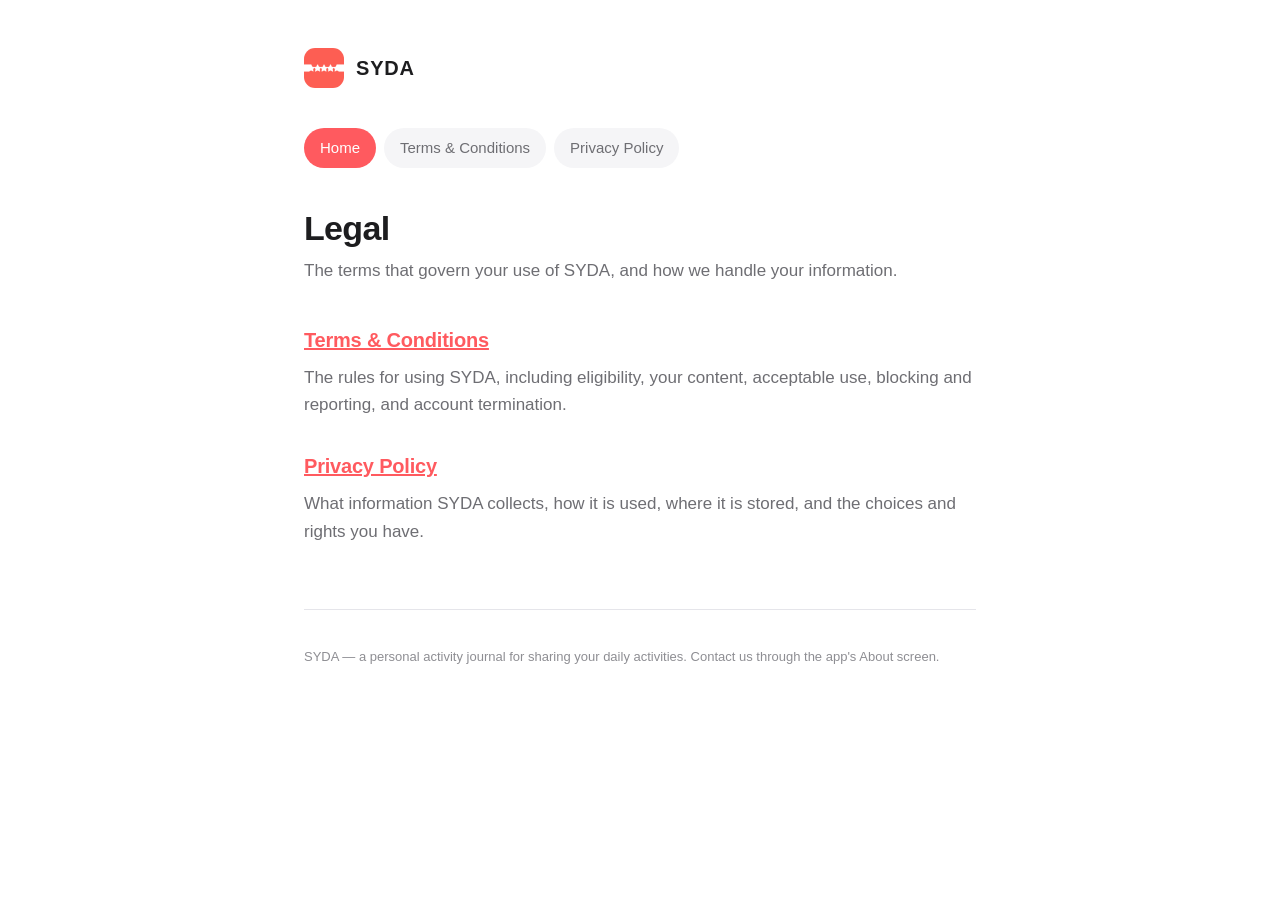
<file: index.html>
<!DOCTYPE html>
<html lang="en">
<head>
    <meta charset="utf-8">
    <meta name="viewport" content="width=device-width, initial-scale=1">
    <title>SYDA — Legal</title>
    <meta name="description" content="SYDA Terms & Conditions and Privacy Policy.">
    <link rel="icon" href="logo.png">
    <link rel="stylesheet" href="styles.css">
</head>
<body>
    <div class="wrap">
        <header class="site">
            <img class="mark" src="logo.png" alt="SYDA">
            <div class="wordmark">SYDA</div>
        </header>

        <nav class="tabs">
            <a class="active" href="index.html">Home</a>
            <a href="terms.html">Terms &amp; Conditions</a>
            <a href="privacy.html">Privacy Policy</a>
        </nav>

        <h1>Legal</h1>
        <p class="lead">The terms that govern your use of SYDA, and how we handle your information.</p>

        <section class="doc">
            <h2><a href="terms.html">Terms &amp; Conditions</a></h2>
            <p>The rules for using SYDA, including eligibility, your content, acceptable use, blocking and reporting, and account termination.</p>
        </section>

        <section class="doc">
            <h2><a href="privacy.html">Privacy Policy</a></h2>
            <p>What information SYDA collects, how it is used, where it is stored, and the choices and rights you have.</p>
        </section>

        <footer class="site">
            <p>SYDA — a personal activity journal for sharing your daily activities. Contact us through the app's About screen.</p>
        </footer>
    </div>
</body>
</html>
</file>
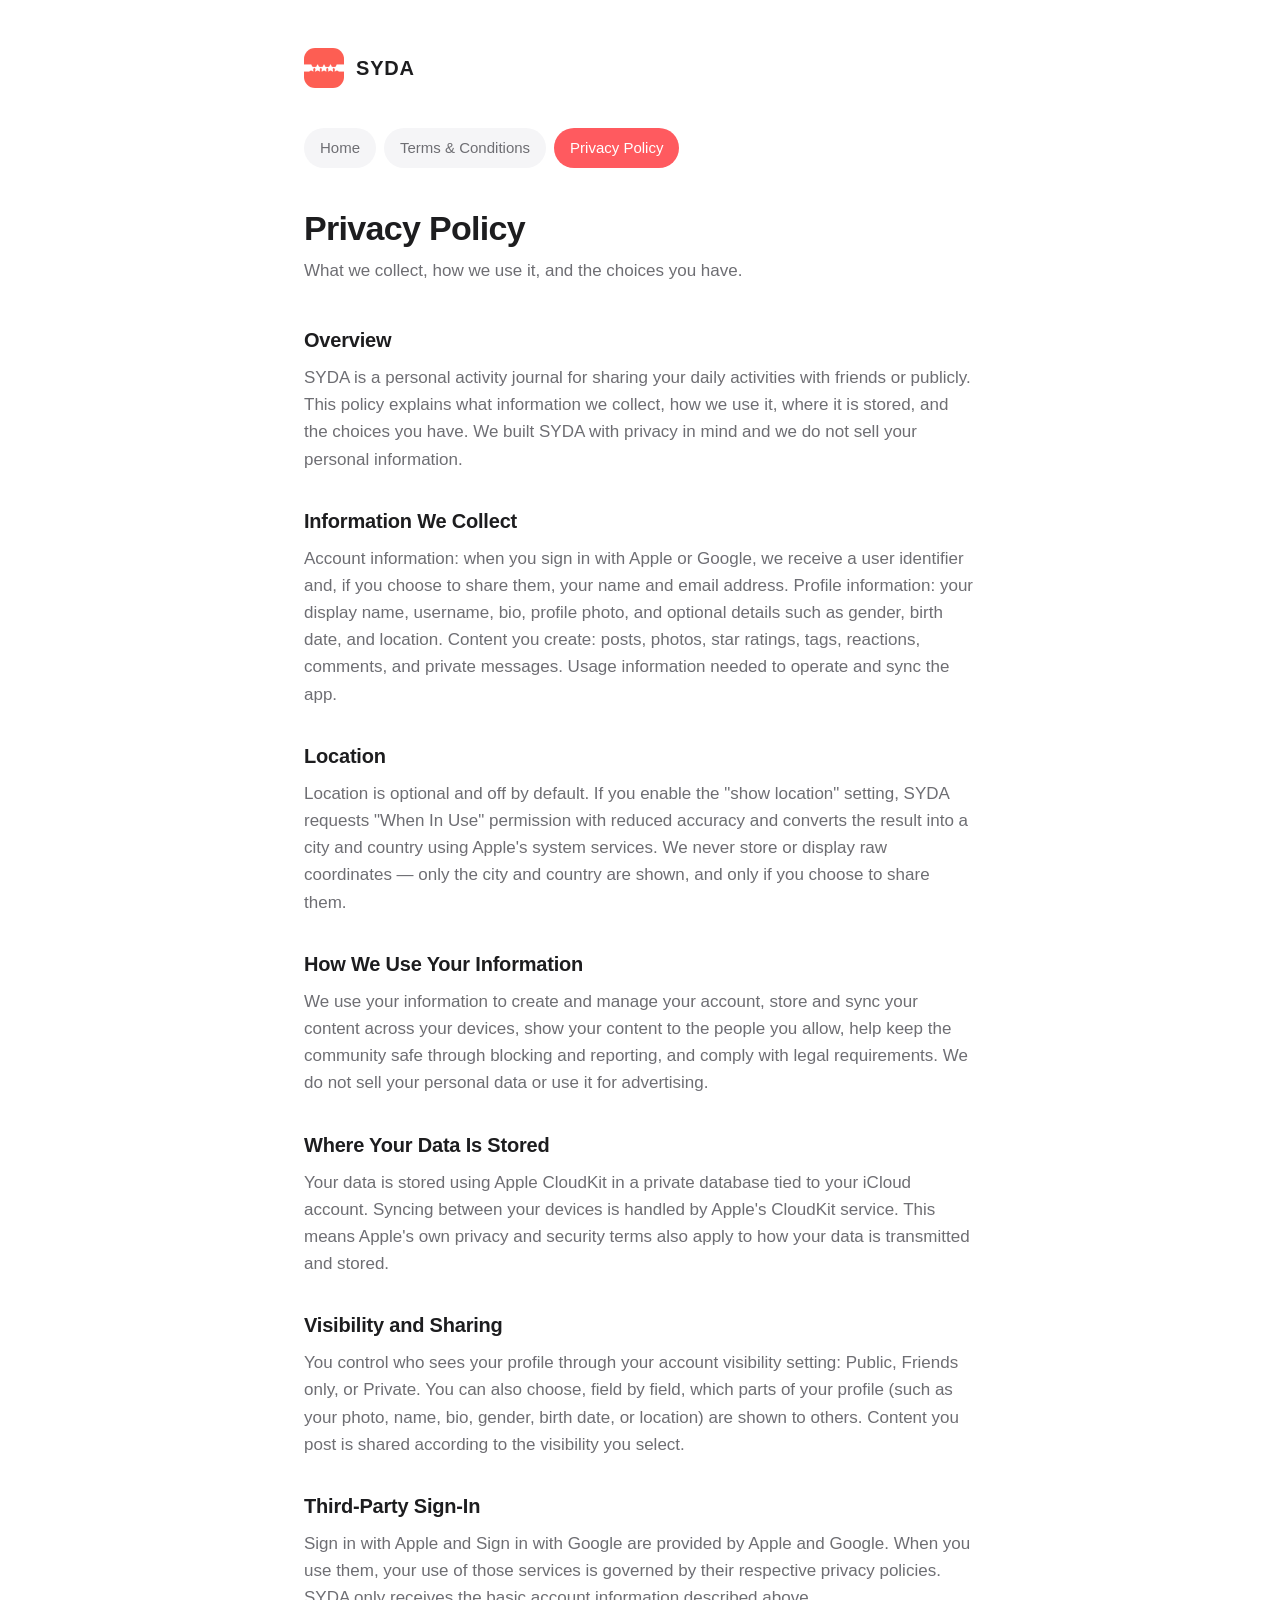
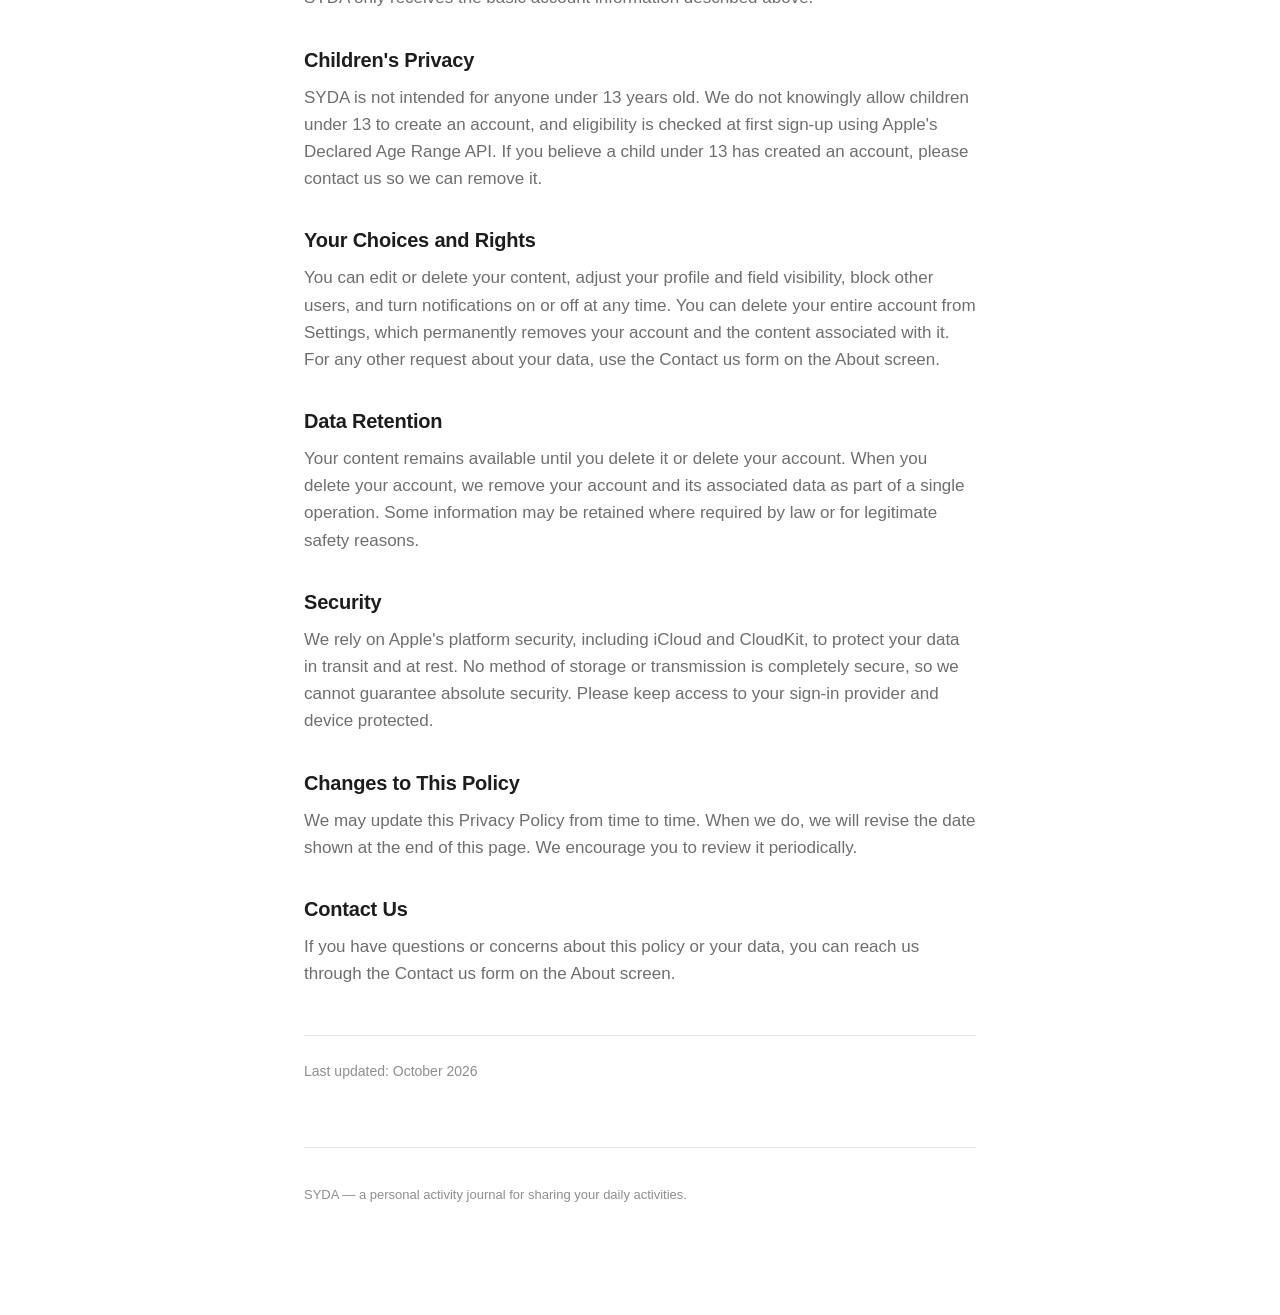
<file: privacy.html>
<!DOCTYPE html>
<html lang="en">
<head>
    <meta charset="utf-8">
    <meta name="viewport" content="width=device-width, initial-scale=1">
    <title>Privacy Policy — SYDA</title>
    <meta name="description" content="SYDA Privacy Policy.">
    <link rel="icon" href="logo.png">
    <link rel="stylesheet" href="styles.css">
</head>
<body>
    <div class="wrap">
        <header class="site">
            <img class="mark" src="logo.png" alt="SYDA">
            <div class="wordmark">SYDA</div>
        </header>

        <nav class="tabs">
            <a href="index.html">Home</a>
            <a href="terms.html">Terms &amp; Conditions</a>
            <a class="active" href="privacy.html">Privacy Policy</a>
        </nav>

        <h1>Privacy Policy</h1>
        <p class="lead">What we collect, how we use it, and the choices you have.</p>

        <section class="doc">
            <h2>Overview</h2>
            <p>SYDA is a personal activity journal for sharing your daily activities with friends or publicly. This policy explains what information we collect, how we use it, where it is stored, and the choices you have. We built SYDA with privacy in mind and we do not sell your personal information.</p>
        </section>

        <section class="doc">
            <h2>Information We Collect</h2>
            <p>Account information: when you sign in with Apple or Google, we receive a user identifier and, if you choose to share them, your name and email address. Profile information: your display name, username, bio, profile photo, and optional details such as gender, birth date, and location. Content you create: posts, photos, star ratings, tags, reactions, comments, and private messages. Usage information needed to operate and sync the app.</p>
        </section>

        <section class="doc">
            <h2>Location</h2>
            <p>Location is optional and off by default. If you enable the "show location" setting, SYDA requests "When In Use" permission with reduced accuracy and converts the result into a city and country using Apple's system services. We never store or display raw coordinates &mdash; only the city and country are shown, and only if you choose to share them.</p>
        </section>

        <section class="doc">
            <h2>How We Use Your Information</h2>
            <p>We use your information to create and manage your account, store and sync your content across your devices, show your content to the people you allow, help keep the community safe through blocking and reporting, and comply with legal requirements. We do not sell your personal data or use it for advertising.</p>
        </section>

        <section class="doc">
            <h2>Where Your Data Is Stored</h2>
            <p>Your data is stored using Apple CloudKit in a private database tied to your iCloud account. Syncing between your devices is handled by Apple's CloudKit service. This means Apple's own privacy and security terms also apply to how your data is transmitted and stored.</p>
        </section>

        <section class="doc">
            <h2>Visibility and Sharing</h2>
            <p>You control who sees your profile through your account visibility setting: Public, Friends only, or Private. You can also choose, field by field, which parts of your profile (such as your photo, name, bio, gender, birth date, or location) are shown to others. Content you post is shared according to the visibility you select.</p>
        </section>

        <section class="doc">
            <h2>Third-Party Sign-In</h2>
            <p>Sign in with Apple and Sign in with Google are provided by Apple and Google. When you use them, your use of those services is governed by their respective privacy policies. SYDA only receives the basic account information described above.</p>
        </section>

        <section class="doc">
            <h2>Children's Privacy</h2>
            <p>SYDA is not intended for anyone under 13 years old. We do not knowingly allow children under 13 to create an account, and eligibility is checked at first sign-up using Apple's Declared Age Range API. If you believe a child under 13 has created an account, please contact us so we can remove it.</p>
        </section>

        <section class="doc">
            <h2>Your Choices and Rights</h2>
            <p>You can edit or delete your content, adjust your profile and field visibility, block other users, and turn notifications on or off at any time. You can delete your entire account from Settings, which permanently removes your account and the content associated with it. For any other request about your data, use the Contact us form on the About screen.</p>
        </section>

        <section class="doc">
            <h2>Data Retention</h2>
            <p>Your content remains available until you delete it or delete your account. When you delete your account, we remove your account and its associated data as part of a single operation. Some information may be retained where required by law or for legitimate safety reasons.</p>
        </section>

        <section class="doc">
            <h2>Security</h2>
            <p>We rely on Apple's platform security, including iCloud and CloudKit, to protect your data in transit and at rest. No method of storage or transmission is completely secure, so we cannot guarantee absolute security. Please keep access to your sign-in provider and device protected.</p>
        </section>

        <section class="doc">
            <h2>Changes to This Policy</h2>
            <p>We may update this Privacy Policy from time to time. When we do, we will revise the date shown at the end of this page. We encourage you to review it periodically.</p>
        </section>

        <section class="doc">
            <h2>Contact Us</h2>
            <p>If you have questions or concerns about this policy or your data, you can reach us through the Contact us form on the About screen.</p>
        </section>

        <p class="updated">Last updated: October 2026</p>

        <footer class="site">
            <p>SYDA — a personal activity journal for sharing your daily activities.</p>
        </footer>
    </div>
</body>
</html>
</file>
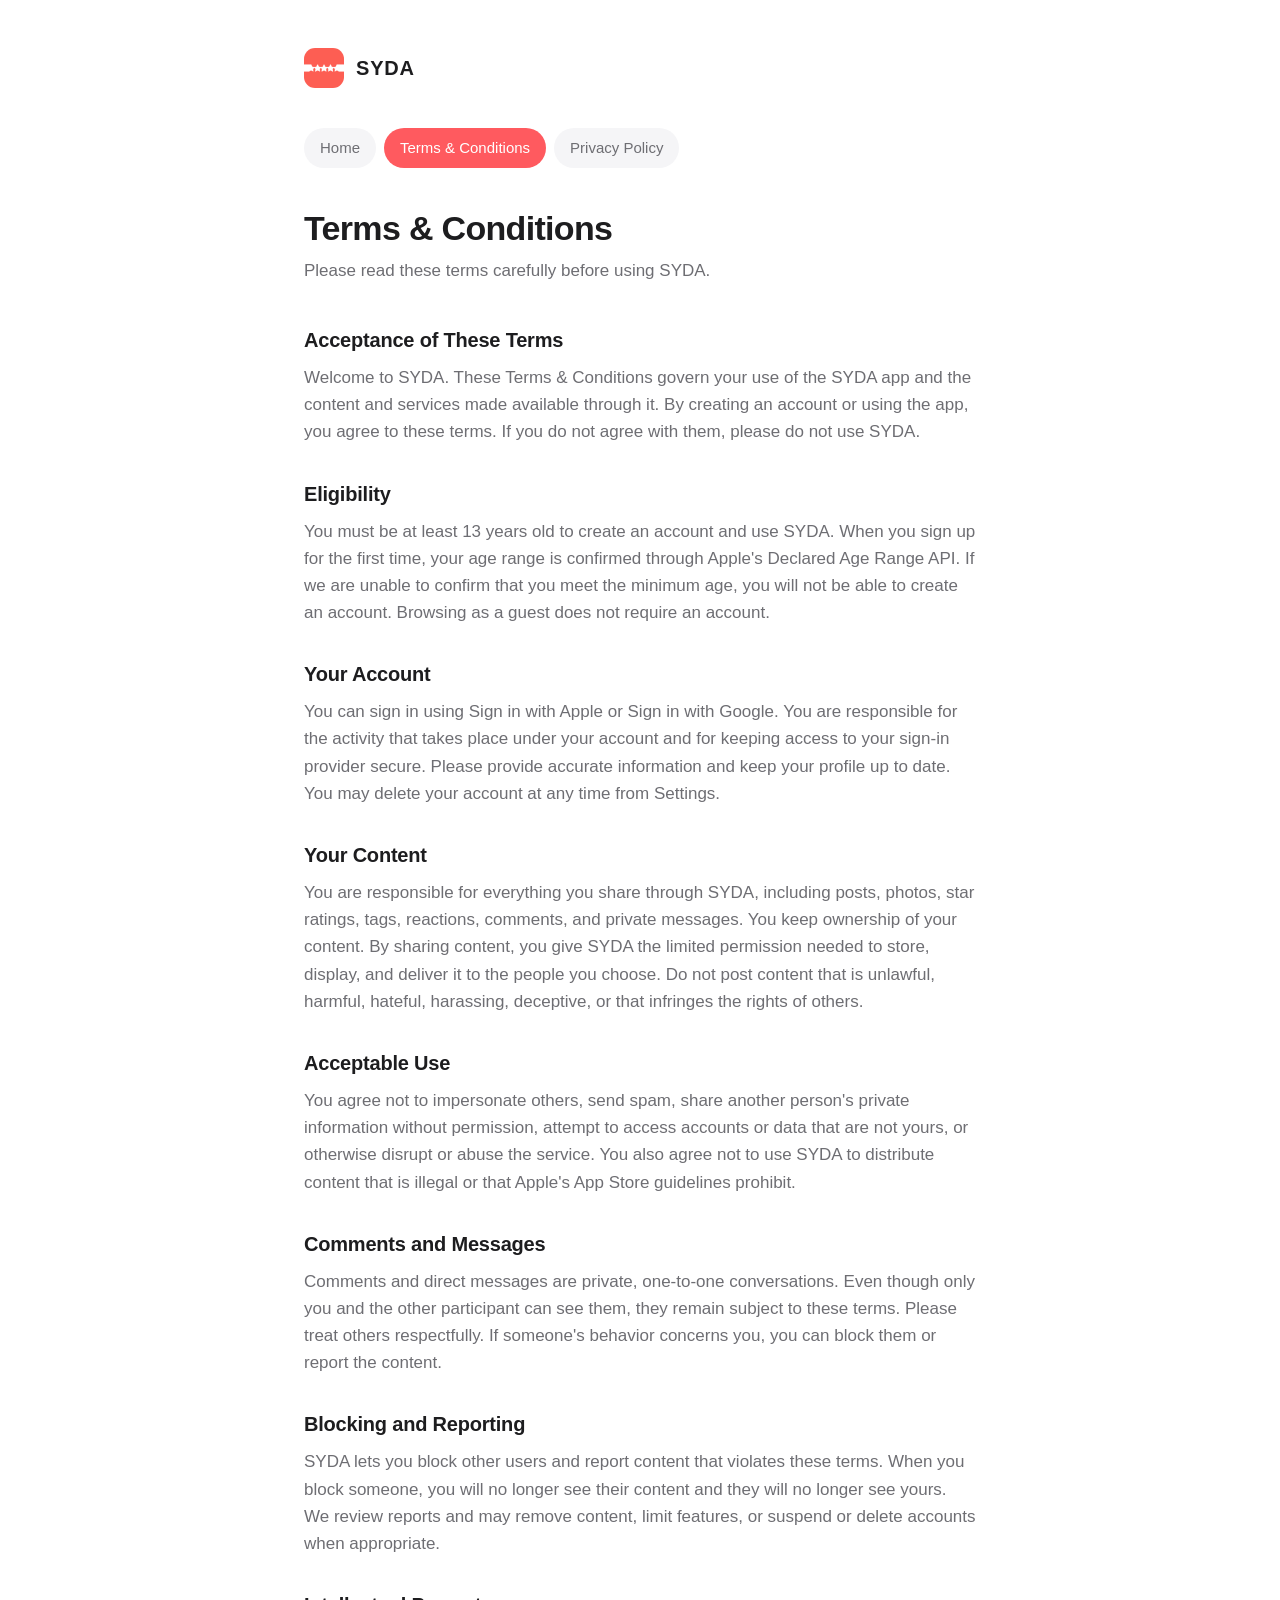
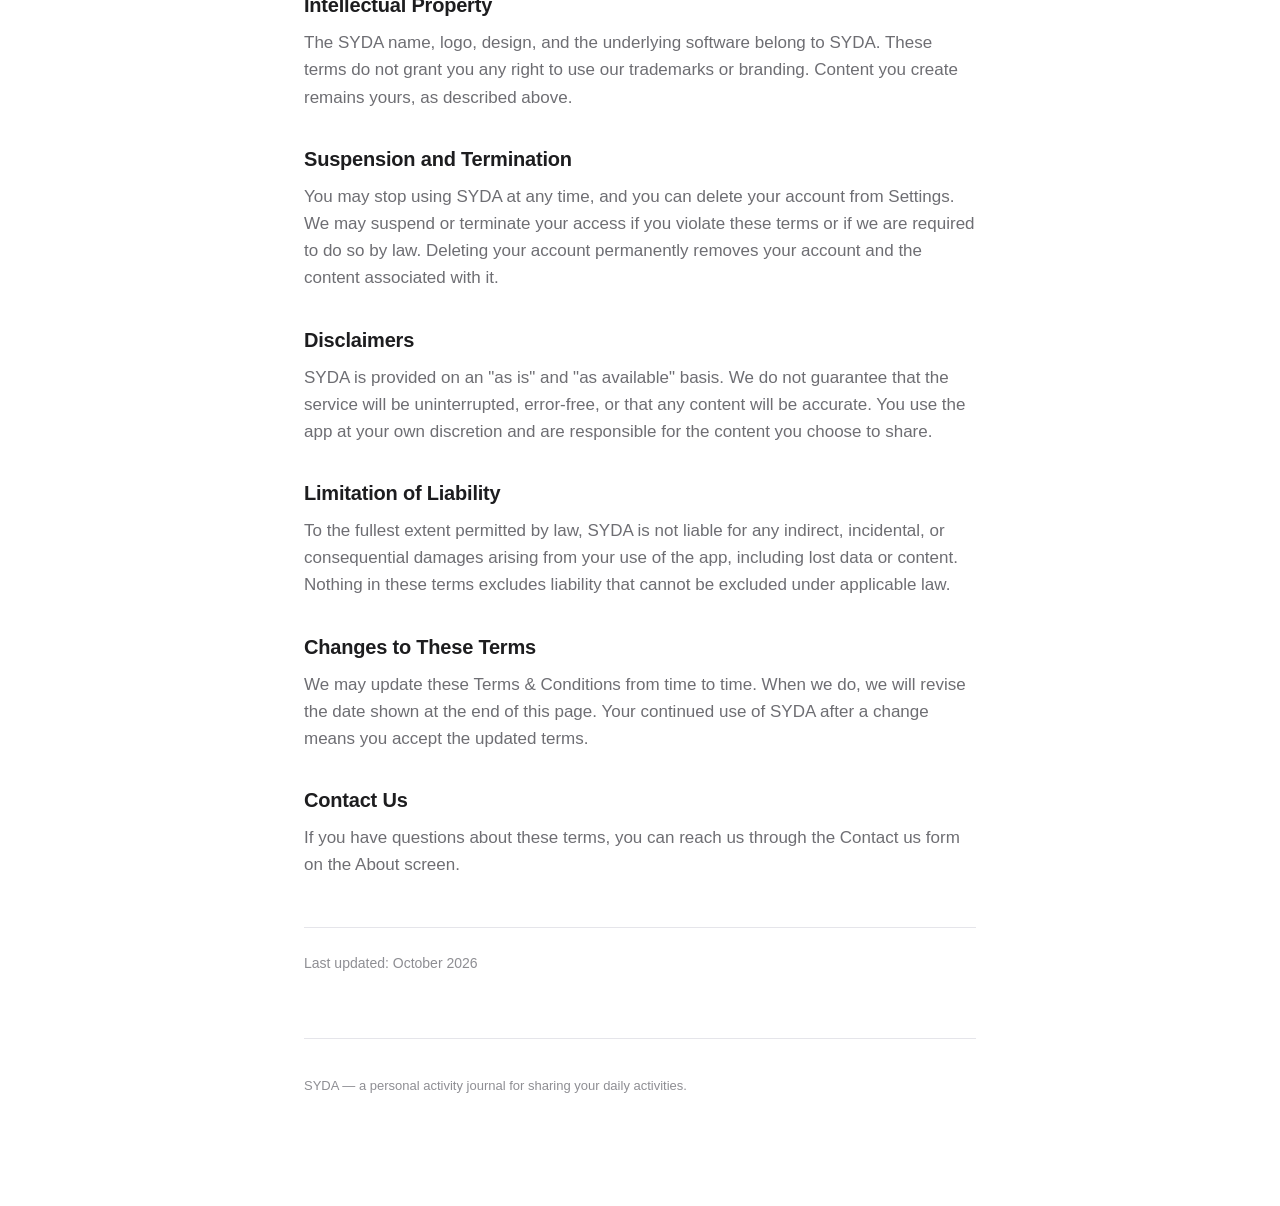
<file: terms.html>
<!DOCTYPE html>
<html lang="en">
<head>
    <meta charset="utf-8">
    <meta name="viewport" content="width=device-width, initial-scale=1">
    <title>Terms &amp; Conditions — SYDA</title>
    <meta name="description" content="SYDA Terms & Conditions.">
    <link rel="icon" href="logo.png">
    <link rel="stylesheet" href="styles.css">
</head>
<body>
    <div class="wrap">
        <header class="site">
            <img class="mark" src="logo.png" alt="SYDA">
            <div class="wordmark">SYDA</div>
        </header>

        <nav class="tabs">
            <a href="index.html">Home</a>
            <a class="active" href="terms.html">Terms &amp; Conditions</a>
            <a href="privacy.html">Privacy Policy</a>
        </nav>

        <h1>Terms &amp; Conditions</h1>
        <p class="lead">Please read these terms carefully before using SYDA.</p>

        <section class="doc">
            <h2>Acceptance of These Terms</h2>
            <p>Welcome to SYDA. These Terms &amp; Conditions govern your use of the SYDA app and the content and services made available through it. By creating an account or using the app, you agree to these terms. If you do not agree with them, please do not use SYDA.</p>
        </section>

        <section class="doc">
            <h2>Eligibility</h2>
            <p>You must be at least 13 years old to create an account and use SYDA. When you sign up for the first time, your age range is confirmed through Apple's Declared Age Range API. If we are unable to confirm that you meet the minimum age, you will not be able to create an account. Browsing as a guest does not require an account.</p>
        </section>

        <section class="doc">
            <h2>Your Account</h2>
            <p>You can sign in using Sign in with Apple or Sign in with Google. You are responsible for the activity that takes place under your account and for keeping access to your sign-in provider secure. Please provide accurate information and keep your profile up to date. You may delete your account at any time from Settings.</p>
        </section>

        <section class="doc">
            <h2>Your Content</h2>
            <p>You are responsible for everything you share through SYDA, including posts, photos, star ratings, tags, reactions, comments, and private messages. You keep ownership of your content. By sharing content, you give SYDA the limited permission needed to store, display, and deliver it to the people you choose. Do not post content that is unlawful, harmful, hateful, harassing, deceptive, or that infringes the rights of others.</p>
        </section>

        <section class="doc">
            <h2>Acceptable Use</h2>
            <p>You agree not to impersonate others, send spam, share another person's private information without permission, attempt to access accounts or data that are not yours, or otherwise disrupt or abuse the service. You also agree not to use SYDA to distribute content that is illegal or that Apple's App Store guidelines prohibit.</p>
        </section>

        <section class="doc">
            <h2>Comments and Messages</h2>
            <p>Comments and direct messages are private, one-to-one conversations. Even though only you and the other participant can see them, they remain subject to these terms. Please treat others respectfully. If someone's behavior concerns you, you can block them or report the content.</p>
        </section>

        <section class="doc">
            <h2>Blocking and Reporting</h2>
            <p>SYDA lets you block other users and report content that violates these terms. When you block someone, you will no longer see their content and they will no longer see yours. We review reports and may remove content, limit features, or suspend or delete accounts when appropriate.</p>
        </section>

        <section class="doc">
            <h2>Intellectual Property</h2>
            <p>The SYDA name, logo, design, and the underlying software belong to SYDA. These terms do not grant you any right to use our trademarks or branding. Content you create remains yours, as described above.</p>
        </section>

        <section class="doc">
            <h2>Suspension and Termination</h2>
            <p>You may stop using SYDA at any time, and you can delete your account from Settings. We may suspend or terminate your access if you violate these terms or if we are required to do so by law. Deleting your account permanently removes your account and the content associated with it.</p>
        </section>

        <section class="doc">
            <h2>Disclaimers</h2>
            <p>SYDA is provided on an "as is" and "as available" basis. We do not guarantee that the service will be uninterrupted, error-free, or that any content will be accurate. You use the app at your own discretion and are responsible for the content you choose to share.</p>
        </section>

        <section class="doc">
            <h2>Limitation of Liability</h2>
            <p>To the fullest extent permitted by law, SYDA is not liable for any indirect, incidental, or consequential damages arising from your use of the app, including lost data or content. Nothing in these terms excludes liability that cannot be excluded under applicable law.</p>
        </section>

        <section class="doc">
            <h2>Changes to These Terms</h2>
            <p>We may update these Terms &amp; Conditions from time to time. When we do, we will revise the date shown at the end of this page. Your continued use of SYDA after a change means you accept the updated terms.</p>
        </section>

        <section class="doc">
            <h2>Contact Us</h2>
            <p>If you have questions about these terms, you can reach us through the Contact us form on the About screen.</p>
        </section>

        <p class="updated">Last updated: October 2026</p>

        <footer class="site">
            <p>SYDA — a personal activity journal for sharing your daily activities.</p>
        </footer>
    </div>
</body>
</html>
</file>
<file: styles.css>
:root {
    --bg: #ffffff;
    --surface: #f5f5f7;
    --text: #1d1d1f;
    --secondary: #6e6e73;
    --tertiary: #8e8e93;
    --accent: #ff5a5f;
    --border: #e5e5ea;
}

@media (prefers-color-scheme: dark) {
    :root {
        --bg: #000000;
        --surface: #1c1c1e;
        --text: #f5f5f7;
        --secondary: #aeaeb2;
        --tertiary: #8e8e93;
        --accent: #ff6b70;
        --border: #2c2c2e;
    }
}

* {
    box-sizing: border-box;
}

html {
    -webkit-text-size-adjust: 100%;
}

body {
    margin: 0;
    background: var(--bg);
    color: var(--text);
    font-family: -apple-system, BlinkMacSystemFont, "SF Pro Text", "Helvetica Neue", Arial, sans-serif;
    font-size: 17px;
    line-height: 1.6;
}

.wrap {
    max-width: 720px;
    margin: 0 auto;
    padding: 48px 24px 96px;
}

header.site {
    display: flex;
    align-items: center;
    gap: 12px;
    margin-bottom: 40px;
}

header.site .mark {
    width: 40px;
    height: 40px;
    border-radius: 11px;
    display: block;
    object-fit: cover;
    flex: none;
}

header.site .wordmark {
    font-size: 20px;
    font-weight: 700;
    letter-spacing: 0.04em;
}

nav.tabs {
    display: flex;
    gap: 8px;
    margin-bottom: 40px;
    flex-wrap: wrap;
}

nav.tabs a {
    color: var(--secondary);
    text-decoration: none;
    font-size: 15px;
    padding: 8px 16px;
    border-radius: 999px;
    background: var(--surface);
    transition: background 0.2s ease, color 0.2s ease;
}

nav.tabs a:hover {
    color: var(--text);
}

nav.tabs a.active {
    background: var(--accent);
    color: #fff;
}

h1 {
    font-size: 34px;
    line-height: 1.2;
    letter-spacing: -0.02em;
    margin: 0 0 8px;
}

.lead {
    color: var(--secondary);
    font-size: 17px;
    margin: 0 0 40px;
}

section.doc {
    margin-bottom: 32px;
}

section.doc h2 {
    font-size: 20px;
    letter-spacing: -0.01em;
    margin: 0 0 8px;
}

section.doc p {
    margin: 0;
    color: var(--secondary);
}

.updated {
    margin-top: 48px;
    padding-top: 24px;
    border-top: 1px solid var(--border);
    color: var(--tertiary);
    font-size: 14px;
}

footer.site {
    margin-top: 64px;
    padding-top: 24px;
    border-top: 1px solid var(--border);
    color: var(--tertiary);
    font-size: 13px;
}

footer.site a {
    color: var(--secondary);
}

a {
    color: var(--accent);
}
</file>
